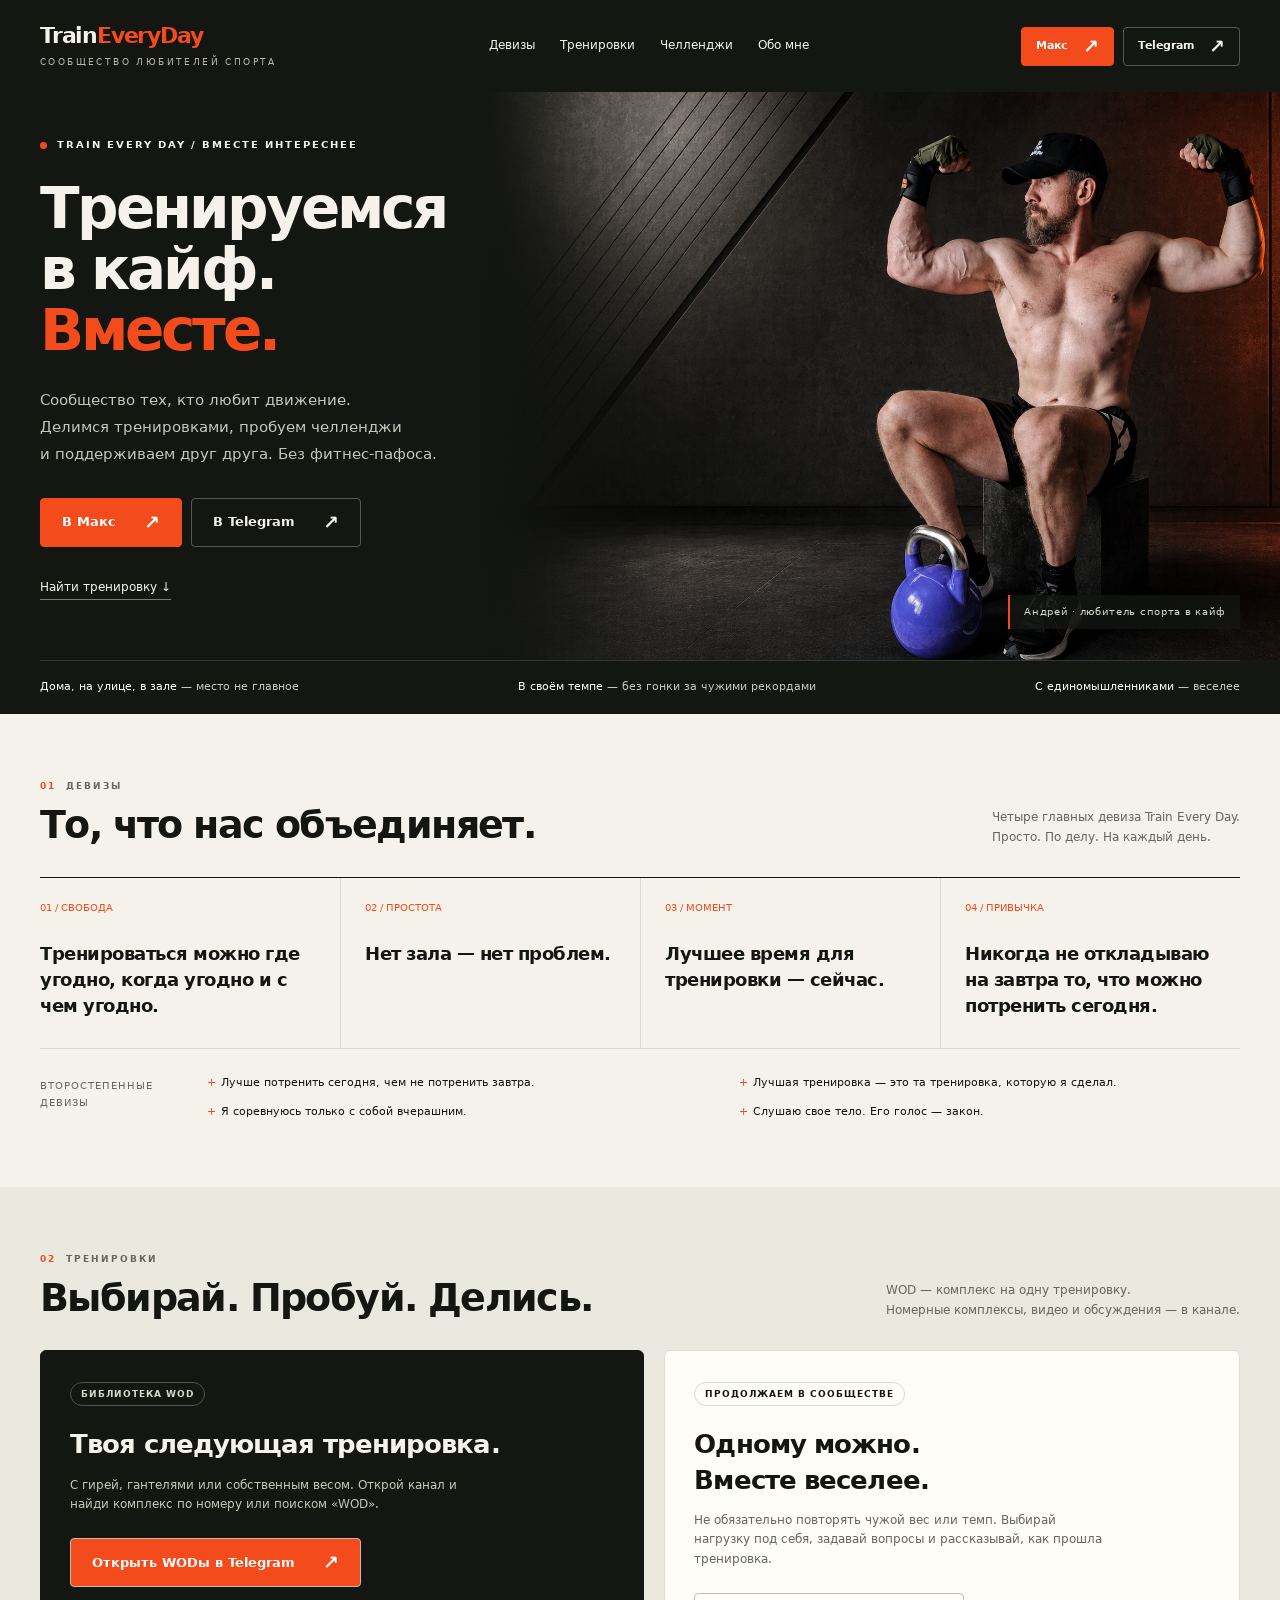
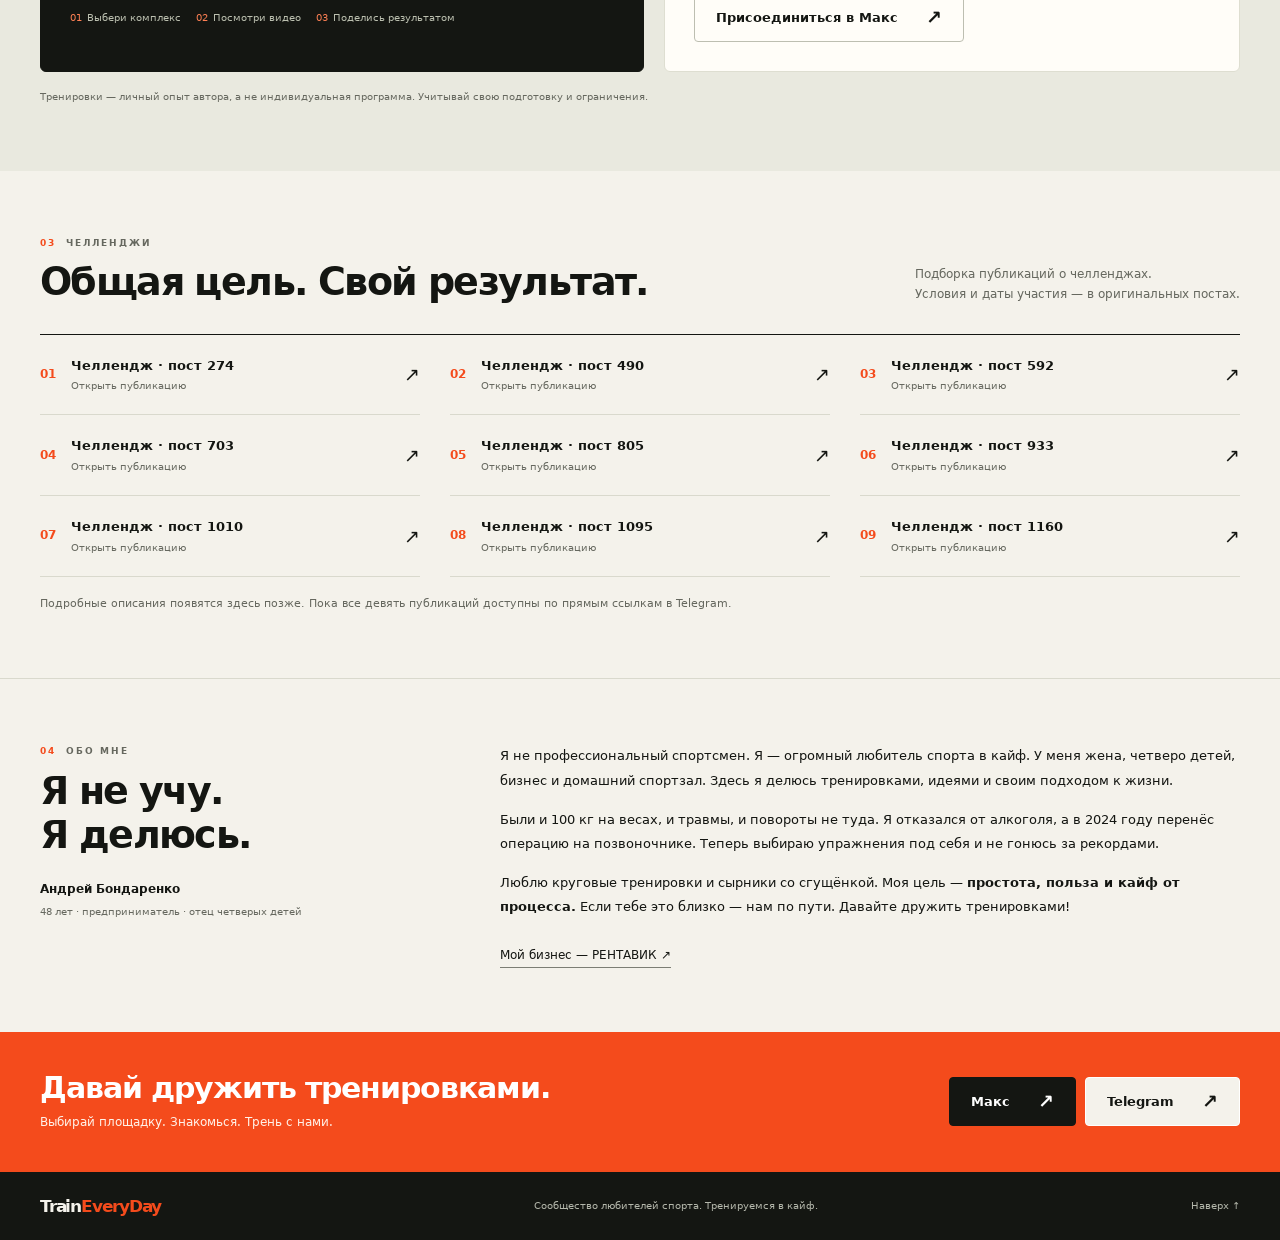
<file: index.html>
<!doctype html>
<html lang="ru">
<head>
  <meta charset="utf-8">
  <meta name="viewport" content="width=device-width, initial-scale=1">
  <title>TrainEveryDay — тренируемся в кайф. Вместе.</title>
  <meta name="description" content="Train Every Day — сообщество любителей тренировок. Наши девизы, WODы, челленджи и история Андрея Бондаренко. Присоединяйся в Макс и Telegram.">
  <meta name="theme-color" content="#141612">
  <link rel="canonical" href="https://traineveryday.ru/">
  <link rel="icon" href="/favicon.svg" type="image/svg+xml">
  <meta property="og:title" content="Train Every Day — тренируемся в кайф. Вместе.">
  <meta property="og:description" content="Тренировки, челленджи и люди, с которыми хочется продолжать.">
  <meta property="og:image" content="https://traineveryday.ru/hero-athlete.png">
  <meta property="og:type" content="website">
  <meta property="og:url" content="https://traineveryday.ru/">
  <style>
    @font-face{font-family:TED;src:url('/fonts/DejaVuSans.ttf') format('truetype');font-display:swap;font-weight:400}
    @font-face{font-family:TED;src:url('/fonts/DejaVuSans-Bold.ttf') format('truetype');font-display:swap;font-weight:700}
    :root{--ink:#141612;--paper:#f4f2eb;--muted:#66685f;--orange:#f44b1c;--line:#d9d9cd;--white:#fffdf8}
    *{box-sizing:border-box}html{scroll-behavior:smooth;scroll-padding-top:24px}body{margin:0;background:var(--paper);color:var(--ink);font:15px/1.65 TED,Arial,sans-serif}a{color:inherit;text-decoration:none}button,a{-webkit-tap-highlight-color:transparent}a:focus-visible,summary:focus-visible{outline:3px solid var(--orange);outline-offset:5px}::selection{background:#ffb39a;color:var(--ink)}
    .wrap{width:min(1200px,calc(100% - 64px));margin:auto}.skip{position:absolute;left:16px;top:-100px;z-index:20;padding:12px;background:white}.skip:focus{top:10px}
    header{background:var(--ink);color:var(--paper)}.header-row{min-height:92px;display:flex;align-items:center;justify-content:space-between;gap:24px}.brand{font-size:22px;font-weight:700;letter-spacing:-1.2px;line-height:1.1;white-space:nowrap}.brand span{color:var(--orange)}.brand small{display:block;font-size:9px;letter-spacing:2.4px;font-weight:400;margin-top:9px;text-transform:uppercase;color:#b7b9af}nav{display:flex;gap:25px;font-size:12px}nav a:hover{color:#ff976f}.socials{display:flex;gap:9px;flex-wrap:wrap}.btn{display:inline-flex;align-items:center;justify-content:space-between;gap:28px;min-height:49px;padding:12px 21px;border:1px solid #56584f;font-size:13px;font-weight:700;border-radius:4px;transition:background .18s,transform .18s}.btn:hover{transform:translateY(-2px);background:#30332c}.btn.primary{background:var(--orange);border-color:var(--orange);color:#fff}.btn.primary:hover{background:#d9360b}.header-row .btn{min-height:39px;padding:8px 14px;font-size:11px;gap:15px}.arrow{font-size:19px;line-height:1}
    .hero{background:var(--ink);color:var(--paper);position:relative;overflow:hidden}.hero-grid{display:grid;grid-template-columns:1.05fr 1fr;min-height:568px;align-items:center;position:relative}.hero-copy{position:relative;z-index:2;padding:45px 0 62px}.eyebrow{font-size:10px;font-weight:700;letter-spacing:2px;text-transform:uppercase;display:flex;align-items:center;gap:10px;margin:0 0 24px}.dot{height:7px;width:7px;background:var(--orange);border-radius:50%;display:inline-block}.hero h1{font-size:clamp(38px,4.5vw,66px);line-height:1.06;letter-spacing:-3px;margin:0 0 26px;max-width:640px}.hero h1 em{font-style:normal;color:var(--orange)}.hero-intro{color:#c5c7bd;max-width:435px;font-size:15px;line-height:1.8;margin:0 0 30px}.hero .socials{margin-bottom:27px}.text-link{font-size:12px;border-bottom:1px solid #7c7e74;padding-bottom:5px}.text-link:hover{border-color:var(--orange);color:var(--orange)}.hero-visual{height:100%;min-height:568px;position:relative}.hero-visual img{position:absolute;width:145%;height:100%;left:-30%;object-fit:cover;object-position:75% center}.hero-visual:after{content:"";position:absolute;inset:0 0 0 -30%;background:linear-gradient(90deg,var(--ink),transparent 27%)}.photo-caption{position:absolute;z-index:2;bottom:31px;right:0;font-size:10px;letter-spacing:.7px;color:#dadbd1;background:#141612c9;padding:9px 14px;border-left:2px solid var(--orange)}.hero-strip{border-top:1px solid #36382f;padding:17px 0;color:#c5c7bd;font-size:11px;display:flex;justify-content:space-between;gap:12px;position:relative}.hero-strip b{font-weight:400;color:#fff}
    section.block{padding:65px 0}.section-head{display:flex;justify-content:space-between;align-items:end;gap:35px;margin-bottom:29px}.section-label{color:var(--muted);text-transform:uppercase;letter-spacing:2px;font-size:9px;font-weight:700;margin:0 0 10px}.section-label span{color:var(--orange);margin-right:10px}h2{font-size:clamp(29px,3vw,41px);line-height:1.15;letter-spacing:-1.6px;margin:0}h3{line-height:1.35}.section-note{max-width:370px;color:var(--muted);font-size:12px;margin:0}.mottos{display:grid;grid-template-columns:repeat(4,1fr);border-top:1px solid var(--ink);border-bottom:1px solid var(--line)}.motto{padding:22px 24px 29px 0}.motto+.motto{border-left:1px solid var(--line);padding-left:24px}.motto-num{font-size:10px;color:var(--orange);margin-bottom:25px;display:block}.motto p{font-size:18px;line-height:1.45;font-weight:700;margin:0;letter-spacing:-.5px}.secondary{display:grid;grid-template-columns:145px 1fr;gap:22px;align-items:start;margin-top:25px}.secondary-title{font-size:10px;letter-spacing:1px;text-transform:uppercase;color:var(--muted);margin:4px 0}.secondary ul{display:grid;grid-template-columns:1fr 1fr;gap:11px 30px;margin:0;padding:0;list-style:none}.secondary li{font-size:11px;position:relative;padding-left:14px}.secondary li:before{content:"+";position:absolute;left:0;color:var(--orange)}
    .workouts{background:#e9e9df}.workout-grid{display:grid;grid-template-columns:1.05fr 1fr;gap:20px}.workout-card{background:var(--white);padding:29px;border:1px solid #deded1;border-radius:6px;position:relative}.workout-card.dark{background:var(--ink);color:var(--paper);border-color:var(--ink)}.tag{display:inline-block;font-size:9px;font-weight:700;letter-spacing:1px;text-transform:uppercase;border:1px solid #d9d9cd;border-radius:20px;padding:4px 10px;margin-bottom:21px}.dark .tag{border-color:#515449;color:#d6d9ca}.workout-card h3{font-size:26px;letter-spacing:-.9px;margin:0 0 13px}.workout-card p{font-size:12px;color:var(--muted);max-width:410px;margin:0 0 23px}.workout-card.dark p{color:#c3c6b8}.workout-card .btn{border-color:#bdbeb1}.workout-card:not(.dark) .btn:hover{background:#eceee2}.step-list{list-style:none;padding:0;margin:23px 0 0;display:flex;gap:15px;color:#bcc0b0;font-size:10px;flex-wrap:wrap}.step-list span{color:#ff8054;margin-right:5px}.inline-note{font-size:10px;color:var(--muted);margin:17px 0 0}
    .challenge-list{display:grid;grid-template-columns:repeat(3,1fr);gap:0 30px;border-top:1px solid var(--ink)}.challenge{display:flex;align-items:center;gap:15px;border-bottom:1px solid var(--line);padding:20px 0;transition:color .15s}.challenge:hover{color:#c83810}.challenge-number{font-size:12px;color:var(--orange);font-weight:700}.challenge strong{font-size:13px;display:block}.challenge small{font-size:10px;color:var(--muted);display:block;margin-top:2px}.challenge .arrow{margin-left:auto}.archive-note{font-size:11px;color:var(--muted);margin:18px 0 0}
    .about{border-top:1px solid var(--line)}.about-grid{display:grid;grid-template-columns:.8fr 1.5fr;gap:65px}.about-title .signature{font-size:12px;font-weight:700;margin:22px 0 5px}.about-title .role{font-size:10px;color:var(--muted);margin:0}.about-copy p{font-size:13px;line-height:1.85;margin:0 0 15px}.about-copy p:last-of-type{margin-bottom:23px}.about-copy strong{font-weight:700}.join{background:var(--orange);padding:39px 0;color:#fff}.join-row{display:flex;justify-content:space-between;align-items:center;gap:30px}.join h2{font-size:30px;letter-spacing:-1px}.join p{font-size:12px;margin:8px 0 0;color:#fff2e9}.join .btn{border-color:#fff;color:var(--ink);background:var(--paper)}.join .btn:hover{background:#fff}.join .btn.dark-btn{background:var(--ink);border-color:var(--ink);color:#fff}.join .socials{flex-shrink:0}footer{background:var(--ink);color:#b4b7ab;padding:25px 0}.footer-row{display:flex;justify-content:space-between;gap:18px;align-items:center;font-size:10px}footer .brand{font-size:17px;color:var(--paper)}footer p{margin:0}.top-link{white-space:nowrap}
    @media(min-width:1500px){.hero h1{font-size:66px}}
    @media(max-width:1050px){.header-row{flex-wrap:wrap;padding:22px 0;gap:20px}.header-row nav{order:3;width:100%;justify-content:space-between;border-top:1px solid #36382f;padding-top:15px}.hero-grid{min-height:490px}.hero-visual{min-height:490px}.hero h1{letter-spacing:-2px;font-size:49px}.motto p{font-size:16px}.about-grid{gap:35px}.hero-strip{font-size:10px}}
    @media(max-width:700px){.wrap{width:calc(100% - 36px)}.header-row{min-height:auto;padding:18px 0 15px;gap:18px}.brand{font-size:20px}.brand small{font-size:8px;letter-spacing:1.7px}.header-row .btn{font-size:10px;padding:8px 10px;gap:9px;min-height:37px}.header-row .socials{gap:6px}.header-row nav{gap:9px;font-size:10px;padding-top:13px}.hero-grid{display:flex;flex-direction:column;min-height:0}.hero-copy{width:100%;padding:33px 0 12px}.eyebrow{font-size:9px;margin-bottom:18px;letter-spacing:1.5px}.hero h1{font-size:44px;letter-spacing:-2.3px;line-height:1.07;margin-bottom:20px}.hero-intro{font-size:12px;max-width:390px;margin-bottom:22px}.hero .socials{margin-bottom:18px}.hero .btn{min-height:48px}.hero-visual{width:calc(100% + 36px);height:320px;min-height:320px;margin-top:12px;overflow:hidden}.hero-visual img{left:0;width:100%;object-position:83% 36%;height:100%;object-fit:cover}.hero-visual:after{inset:0;background:linear-gradient(180deg,var(--ink),transparent 17%,transparent 85%,var(--ink))}.photo-caption{bottom:12px;right:18px;font-size:9px;padding:6px 10px}.hero-strip{padding:14px 0;flex-wrap:wrap;gap:5px 15px;font-size:9px}.hero-strip span:last-child{display:none}section.block{padding:42px 0}.section-head{display:block;margin-bottom:23px}h2{font-size:31px;letter-spacing:-1.2px}.section-note{margin-top:13px;font-size:11px;max-width:100%}.mottos{grid-template-columns:1fr 1fr}.motto{padding:18px 16px 23px 0}.motto+.motto{padding-left:16px}.motto:nth-child(3){border-left:0;padding-left:0}.motto:nth-child(n+3){border-top:1px solid var(--line)}.motto-num{margin-bottom:13px;font-size:9px}.motto p{font-size:14px;letter-spacing:-.2px}.secondary{display:block;margin-top:20px}.secondary-title{margin-bottom:13px}.secondary ul{grid-template-columns:1fr;gap:9px}.secondary li{font-size:11px}.workout-grid{grid-template-columns:1fr}.workout-card{padding:23px}.workout-card h3{font-size:23px}.tag{margin-bottom:17px}.workout-card p{font-size:12px}.challenge-list{grid-template-columns:1fr 1fr;gap:0 19px}.challenge{gap:9px;padding:16px 0}.challenge strong{font-size:11px}.challenge small{font-size:9px}.challenge-number{font-size:10px}.challenge .arrow{font-size:16px}.archive-note{font-size:10px}.about-grid{grid-template-columns:1fr;gap:24px}.about-title h2 br{display:none}.about-title .signature{margin-top:16px}.about-copy p{font-size:12px}.join{padding:31px 0}.join-row{display:block}.join h2{font-size:27px}.join p{font-size:11px;max-width:300px}.join .socials{margin-top:21px}.footer-row{flex-wrap:wrap;font-size:9px}.footer-row p{order:3;width:100%}}
    @media(max-width:360px){.hero h1{font-size:39px}.brand{font-size:17px}.header-row .btn{padding:7px 8px}.header-row nav{font-size:9px}.hero-visual{height:290px;min-height:290px}}
    @media(prefers-reduced-motion:reduce){html{scroll-behavior:auto}.btn{transition:none}.btn:hover{transform:none}}
  </style>
</head>
<body>
  <a class="skip" href="#main">К содержимому</a>
  <header id="top">
    <div class="wrap header-row">
      <a class="brand" href="#top" aria-label="Train Every Day — на главную">Train<span>EveryDay</span><small>Сообщество любителей спорта</small></a>
      <nav aria-label="Разделы сайта"><a href="#mottos">Девизы</a><a href="#workouts">Тренировки</a><a href="#challenges">Челленджи</a><a href="#about">Обо мне</a></nav>
      <div class="socials"><a class="btn primary" href="https://max.ru/channel_traineveryday" target="_blank" rel="noopener noreferrer">Макс <span class="arrow" aria-hidden="true">↗</span></a><a class="btn" href="https://t.me/traineveryday" target="_blank" rel="noopener noreferrer">Telegram <span class="arrow" aria-hidden="true">↗</span></a></div>
    </div>
  </header>
  <main id="main">
    <section class="hero" aria-labelledby="hero-title">
      <div class="wrap">
        <div class="hero-grid">
          <div class="hero-copy">
            <p class="eyebrow"><span class="dot" aria-hidden="true"></span>Train Every Day / Вместе интереснее</p>
            <h1 id="hero-title">Тренируемся<br>в кайф.<br><em>Вместе.</em></h1>
            <p class="hero-intro">Сообщество тех, кто любит движение.<br>Делимся тренировками, пробуем челленджи<br>и поддерживаем друг друга. Без фитнес-пафоса.</p>
            <div class="socials"><a class="btn primary" href="https://max.ru/channel_traineveryday" target="_blank" rel="noopener noreferrer">В Макс <span class="arrow" aria-hidden="true">↗</span></a><a class="btn" href="https://t.me/traineveryday" target="_blank" rel="noopener noreferrer">В Telegram <span class="arrow" aria-hidden="true">↗</span></a></div>
            <a class="text-link" href="#workouts">Найти тренировку <span aria-hidden="true">↓</span></a>
          </div>
          <div class="hero-visual"><img src="/hero-athlete.png" width="1536" height="1024" fetchpriority="high" alt="Андрей Бондаренко, автор Train Every Day, в домашнем спортзале с гирей"><span class="photo-caption">Андрей · любитель спорта в кайф</span></div>
        </div>
        <div class="hero-strip"><span><b>Дома, на улице, в зале</b> — место не главное</span><span><b>В своём темпе</b> — без гонки за чужими рекордами</span><span><b>С единомышленниками</b> — веселее</span></div>
      </div>
    </section>
    <section class="block" id="mottos" aria-labelledby="mottos-title">
      <div class="wrap">
        <div class="section-head"><div><p class="section-label"><span>01</span>Девизы</p><h2 id="mottos-title">То, что нас объединяет.</h2></div><p class="section-note">Четыре главных девиза Train Every Day.<br>Просто. По делу. На каждый день.</p></div>
        <div class="mottos">
          <article class="motto"><span class="motto-num">01 / СВОБОДА</span><p>Тренироваться можно где угодно, когда угодно и с чем угодно.</p></article>
          <article class="motto"><span class="motto-num">02 / ПРОСТОТА</span><p>Нет зала — нет проблем.</p></article>
          <article class="motto"><span class="motto-num">03 / МОМЕНТ</span><p>Лучшее время для тренировки — сейчас.</p></article>
          <article class="motto"><span class="motto-num">04 / ПРИВЫЧКА</span><p>Никогда не откладываю на завтра то, что можно потренить сегодня.</p></article>
        </div>
        <div class="secondary"><p class="secondary-title">Второстепенные<br>девизы</p><ul>
          <li>Лучше потренить сегодня, чем не потренить завтра.</li>
          <li>Лучшая тренировка — это та тренировка, которую я сделал.</li>
          <li>Я соревнуюсь только с собой вчерашним.</li>
          <li>Слушаю свое тело. Его голос — закон.</li>
        </ul></div>
      </div>
    </section>
    <section class="block workouts" id="workouts" aria-labelledby="workouts-title">
      <div class="wrap">
        <div class="section-head"><div><p class="section-label"><span>02</span>Тренировки</p><h2 id="workouts-title">Выбирай. Пробуй. Делись.</h2></div><p class="section-note">WOD — комплекс на одну тренировку.<br>Номерные комплексы, видео и обсуждения — в канале.</p></div>
        <div class="workout-grid">
          <article class="workout-card dark"><span class="tag">Библиотека WOD</span><h3>Твоя следующая тренировка.</h3><p>С гирей, гантелями или собственным весом. Открой канал и найди комплекс по номеру или поиском «WOD».</p><a class="btn primary" href="https://t.me/traineveryday" target="_blank" rel="noopener noreferrer">Открыть WODы в Telegram <span class="arrow" aria-hidden="true">↗</span></a><ol class="step-list"><li><span>01</span>Выбери комплекс</li><li><span>02</span>Посмотри видео</li><li><span>03</span>Поделись результатом</li></ol></article>
          <article class="workout-card"><span class="tag">Продолжаем в сообществе</span><h3>Одному можно.<br>Вместе веселее.</h3><p>Не обязательно повторять чужой вес или темп. Выбирай нагрузку под себя, задавай вопросы и рассказывай, как прошла тренировка.</p><a class="btn" href="https://max.ru/channel_traineveryday" target="_blank" rel="noopener noreferrer">Присоединиться в Макс <span class="arrow" aria-hidden="true">↗</span></a></article>
        </div>
        <p class="inline-note">Тренировки — личный опыт автора, а не индивидуальная программа. Учитывай свою подготовку и ограничения.</p>
      </div>
    </section>
    <section class="block" id="challenges" aria-labelledby="challenges-title">
      <div class="wrap">
        <div class="section-head"><div><p class="section-label"><span>03</span>Челленджи</p><h2 id="challenges-title">Общая цель. Свой результат.</h2></div><p class="section-note">Подборка публикаций о челленджах.<br>Условия и даты участия — в оригинальных постах.</p></div>
        <div class="challenge-list">
          <a class="challenge" href="https://t.me/traineveryday/274" target="_blank" rel="noopener noreferrer"><span class="challenge-number">01</span><span><strong>Челлендж · пост 274</strong><small>Открыть публикацию</small></span><span class="arrow" aria-hidden="true">↗</span></a>
          <a class="challenge" href="https://t.me/traineveryday/490" target="_blank" rel="noopener noreferrer"><span class="challenge-number">02</span><span><strong>Челлендж · пост 490</strong><small>Открыть публикацию</small></span><span class="arrow" aria-hidden="true">↗</span></a>
          <a class="challenge" href="https://t.me/traineveryday/592" target="_blank" rel="noopener noreferrer"><span class="challenge-number">03</span><span><strong>Челлендж · пост 592</strong><small>Открыть публикацию</small></span><span class="arrow" aria-hidden="true">↗</span></a>
          <a class="challenge" href="https://t.me/traineveryday/703" target="_blank" rel="noopener noreferrer"><span class="challenge-number">04</span><span><strong>Челлендж · пост 703</strong><small>Открыть публикацию</small></span><span class="arrow" aria-hidden="true">↗</span></a>
          <a class="challenge" href="https://t.me/traineveryday/805" target="_blank" rel="noopener noreferrer"><span class="challenge-number">05</span><span><strong>Челлендж · пост 805</strong><small>Открыть публикацию</small></span><span class="arrow" aria-hidden="true">↗</span></a>
          <a class="challenge" href="https://t.me/traineveryday/933" target="_blank" rel="noopener noreferrer"><span class="challenge-number">06</span><span><strong>Челлендж · пост 933</strong><small>Открыть публикацию</small></span><span class="arrow" aria-hidden="true">↗</span></a>
          <a class="challenge" href="https://t.me/traineveryday/1010" target="_blank" rel="noopener noreferrer"><span class="challenge-number">07</span><span><strong>Челлендж · пост 1010</strong><small>Открыть публикацию</small></span><span class="arrow" aria-hidden="true">↗</span></a>
          <a class="challenge" href="https://t.me/traineveryday/1095" target="_blank" rel="noopener noreferrer"><span class="challenge-number">08</span><span><strong>Челлендж · пост 1095</strong><small>Открыть публикацию</small></span><span class="arrow" aria-hidden="true">↗</span></a>
          <a class="challenge" href="https://t.me/traineveryday/1160" target="_blank" rel="noopener noreferrer"><span class="challenge-number">09</span><span><strong>Челлендж · пост 1160</strong><small>Открыть публикацию</small></span><span class="arrow" aria-hidden="true">↗</span></a>
        </div>
        <p class="archive-note">Подробные описания появятся здесь позже. Пока все девять публикаций доступны по прямым ссылкам в Telegram.</p>
      </div>
    </section>
    <section class="block about" id="about" aria-labelledby="about-title">
      <div class="wrap about-grid">
        <div class="about-title"><p class="section-label"><span>04</span>Обо мне</p><h2 id="about-title">Я не учу.<br> Я делюсь.</h2><p class="signature">Андрей Бондаренко</p><p class="role">48 лет · предприниматель · отец четверых детей</p></div>
        <div class="about-copy">
          <p>Я не профессиональный спортсмен. Я — огромный любитель спорта в кайф. У меня жена, четверо детей, бизнес и домашний спортзал. Здесь я делюсь тренировками, идеями и своим подходом к жизни.</p>
          <p>Были и 100 кг на весах, и травмы, и повороты не туда. Я отказался от алкоголя, а в 2024 году перенёс операцию на позвоночнике. Теперь выбираю упражнения под себя и не гонюсь за рекордами.</p>
          <p>Люблю круговые тренировки и сырники со сгущёнкой. Моя цель — <strong>простота, польза и кайф от процесса.</strong> Если тебе это близко — нам по пути. Давайте дружить тренировками!</p>
          <a class="text-link" href="https://rentavik.ru" target="_blank" rel="noopener noreferrer">Мой бизнес — РЕНТАВИК <span aria-hidden="true">↗</span></a>
        </div>
      </div>
    </section>
    <section class="join" aria-labelledby="join-title"><div class="wrap join-row"><div><h2 id="join-title">Давай дружить тренировками.</h2><p>Выбирай площадку. Знакомься. Трень с нами.</p></div><div class="socials"><a class="btn dark-btn" href="https://max.ru/channel_traineveryday" target="_blank" rel="noopener noreferrer">Макс <span class="arrow" aria-hidden="true">↗</span></a><a class="btn" href="https://t.me/traineveryday" target="_blank" rel="noopener noreferrer">Telegram <span class="arrow" aria-hidden="true">↗</span></a></div></div></section>
  </main>
  <footer><div class="wrap footer-row"><a class="brand" href="#top">Train<span>EveryDay</span></a><p>Сообщество любителей спорта. Тренируемся в кайф.</p><a class="top-link" href="#top">Наверх ↑</a></div></footer>
</body>
</html>
</file>
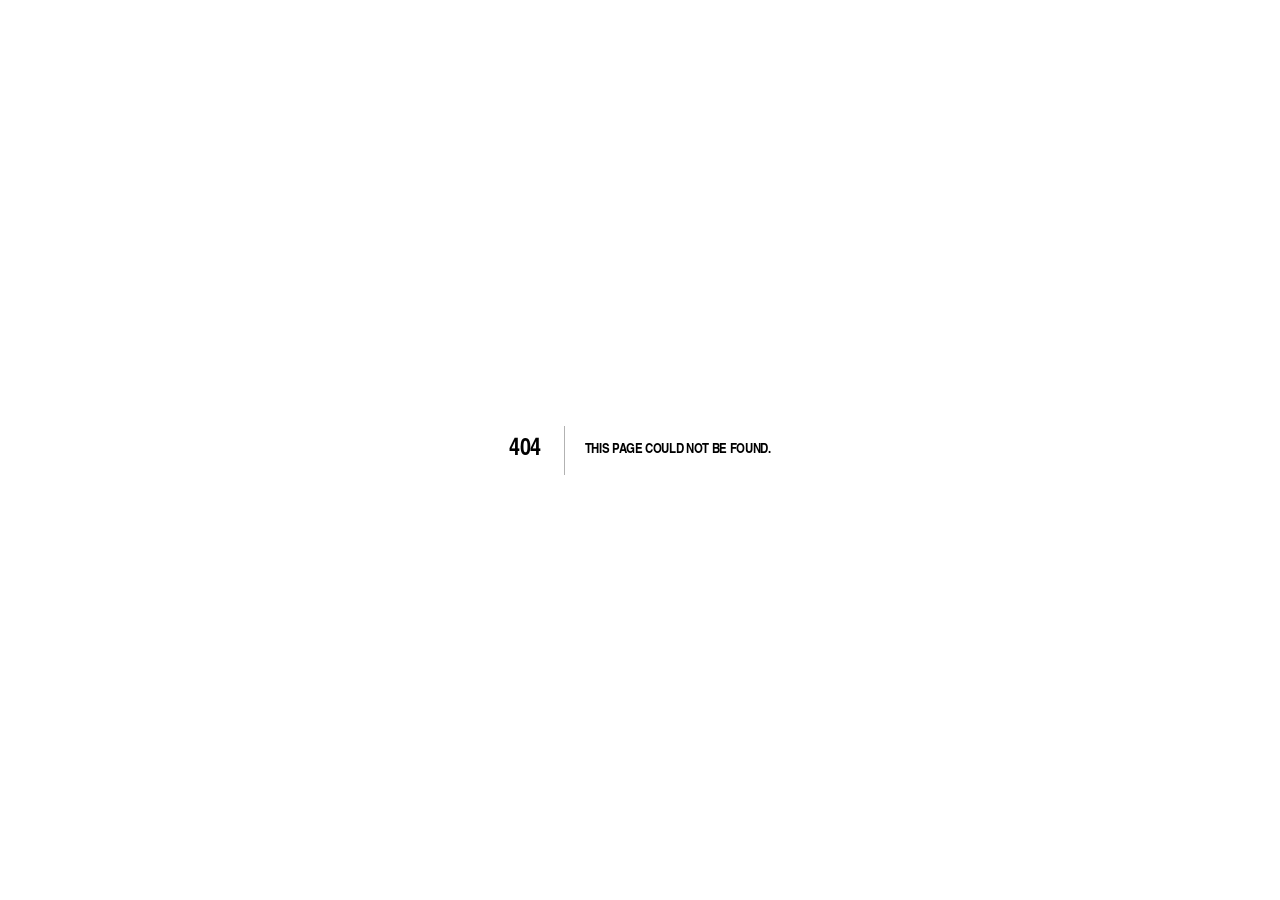
<file: 404/index.html>
<!DOCTYPE html><html lang="ru"><head><meta charSet="utf-8"/><meta name="viewport" content="width=device-width, initial-scale=1"/><link rel="stylesheet" href="/_next/static/chunks/0pzbhfba9wbbh.css" data-precedence="next"/><link rel="preload" as="script" fetchPriority="low" href="/_next/static/chunks/15xrurgzs99gv.js"/><script src="/_next/static/chunks/0t2z5hkh7v~~b.js" async=""></script><script src="/_next/static/chunks/07lhk_q6pmm3r.js" async=""></script><script src="/_next/static/chunks/turbopack-08lz5pl99x_po.js" async=""></script><script src="/_next/static/chunks/0dbhjjzl8qfwv.js" async=""></script><meta name="robots" content="noindex"/><title>404: This page could not be found.</title><title>TrainEveryDay — тренировки 44+ без заморочек</title><meta name="description" content="Короткие честные тренировки 44+ по 20–30 минут для обычных людей. Андрей Бондаренко, 48 лет."/><link rel="shortcut icon" href="/favicon.svg"/><link rel="icon" href="/favicon.svg"/><script src="/_next/static/chunks/03~yq9q893hmn.js" noModule=""></script></head><body><div hidden=""><!--$--><!--/$--></div><div style="font-family:system-ui,&quot;Segoe UI&quot;,Roboto,Helvetica,Arial,sans-serif,&quot;Apple Color Emoji&quot;,&quot;Segoe UI Emoji&quot;;height:100vh;text-align:center;display:flex;flex-direction:column;align-items:center;justify-content:center"><div><style>body{color:#000;background:#fff;margin:0}.next-error-h1{border-right:1px solid rgba(0,0,0,.3)}@media (prefers-color-scheme:dark){body{color:#fff;background:#000}.next-error-h1{border-right:1px solid rgba(255,255,255,.3)}}</style><h1 class="next-error-h1" style="display:inline-block;margin:0 20px 0 0;padding:0 23px 0 0;font-size:24px;font-weight:500;vertical-align:top;line-height:49px">404</h1><div style="display:inline-block"><h2 style="font-size:14px;font-weight:400;line-height:49px;margin:0">This page could not be found.</h2></div></div></div><!--$--><!--/$--><script src="/_next/static/chunks/15xrurgzs99gv.js" id="_R_" async=""></script><script>(self.__next_f=self.__next_f||[]).push([0])</script><script>self.__next_f.push([1,"1:\"$Sreact.fragment\"\n2:I[39756,[\"/_next/static/chunks/0dbhjjzl8qfwv.js\"],\"default\"]\n3:I[37457,[\"/_next/static/chunks/0dbhjjzl8qfwv.js\"],\"default\"]\n4:I[97367,[\"/_next/static/chunks/0dbhjjzl8qfwv.js\"],\"OutletBoundary\"]\n5:\"$Sreact.suspense\"\n8:I[97367,[\"/_next/static/chunks/0dbhjjzl8qfwv.js\"],\"ViewportBoundary\"]\na:I[97367,[\"/_next/static/chunks/0dbhjjzl8qfwv.js\"],\"MetadataBoundary\"]\nc:I[68027,[\"/_next/static/chunks/0dbhjjzl8qfwv.js\"],\"default\",1]\n:HL[\"/_next/static/chunks/0pzbhfba9wbbh.css\",\"style\"]\n"])</script><script>self.__next_f.push([1,"0:{\"P\":null,\"c\":[\"\",\"_not-found\",\"\"],\"q\":\"\",\"i\":false,\"f\":[[[\"\",{\"children\":[\"/_not-found\",{\"children\":[\"__PAGE__\",{}]}]},\"$undefined\",\"$undefined\",16],[[\"$\",\"$1\",\"c\",{\"children\":[[[\"$\",\"link\",\"0\",{\"rel\":\"stylesheet\",\"href\":\"/_next/static/chunks/0pzbhfba9wbbh.css\",\"precedence\":\"next\",\"crossOrigin\":\"$undefined\",\"nonce\":\"$undefined\"}],[\"$\",\"script\",\"script-0\",{\"src\":\"/_next/static/chunks/0dbhjjzl8qfwv.js\",\"async\":true,\"nonce\":\"$undefined\"}]],[\"$\",\"html\",null,{\"lang\":\"ru\",\"children\":[\"$\",\"body\",null,{\"children\":[\"$\",\"$L2\",null,{\"parallelRouterKey\":\"children\",\"error\":\"$undefined\",\"errorStyles\":\"$undefined\",\"errorScripts\":\"$undefined\",\"template\":[\"$\",\"$L3\",null,{}],\"templateStyles\":\"$undefined\",\"templateScripts\":\"$undefined\",\"notFound\":[[[\"$\",\"title\",null,{\"children\":\"404: This page could not be found.\"}],[\"$\",\"div\",null,{\"style\":{\"fontFamily\":\"system-ui,\\\"Segoe UI\\\",Roboto,Helvetica,Arial,sans-serif,\\\"Apple Color Emoji\\\",\\\"Segoe UI Emoji\\\"\",\"height\":\"100vh\",\"textAlign\":\"center\",\"display\":\"flex\",\"flexDirection\":\"column\",\"alignItems\":\"center\",\"justifyContent\":\"center\"},\"children\":[\"$\",\"div\",null,{\"children\":[[\"$\",\"style\",null,{\"dangerouslySetInnerHTML\":{\"__html\":\"body{color:#000;background:#fff;margin:0}.next-error-h1{border-right:1px solid rgba(0,0,0,.3)}@media (prefers-color-scheme:dark){body{color:#fff;background:#000}.next-error-h1{border-right:1px solid rgba(255,255,255,.3)}}\"}}],[\"$\",\"h1\",null,{\"className\":\"next-error-h1\",\"style\":{\"display\":\"inline-block\",\"margin\":\"0 20px 0 0\",\"padding\":\"0 23px 0 0\",\"fontSize\":24,\"fontWeight\":500,\"verticalAlign\":\"top\",\"lineHeight\":\"49px\"},\"children\":404}],[\"$\",\"div\",null,{\"style\":{\"display\":\"inline-block\"},\"children\":[\"$\",\"h2\",null,{\"style\":{\"fontSize\":14,\"fontWeight\":400,\"lineHeight\":\"49px\",\"margin\":0},\"children\":\"This page could not be found.\"}]}]]}]}]],[]],\"forbidden\":\"$undefined\",\"unauthorized\":\"$undefined\"}]}]}]]}],{\"children\":[[\"$\",\"$1\",\"c\",{\"children\":[null,[\"$\",\"$L2\",null,{\"parallelRouterKey\":\"children\",\"error\":\"$undefined\",\"errorStyles\":\"$undefined\",\"errorScripts\":\"$undefined\",\"template\":[\"$\",\"$L3\",null,{}],\"templateStyles\":\"$undefined\",\"templateScripts\":\"$undefined\",\"notFound\":\"$undefined\",\"forbidden\":\"$undefined\",\"unauthorized\":\"$undefined\"}]]}],{\"children\":[[\"$\",\"$1\",\"c\",{\"children\":[[[\"$\",\"title\",null,{\"children\":\"404: This page could not be found.\"}],[\"$\",\"div\",null,{\"style\":\"$0:f:0:1:0:props:children:1:props:children:props:children:props:notFound:0:1:props:style\",\"children\":[\"$\",\"div\",null,{\"children\":[[\"$\",\"style\",null,{\"dangerouslySetInnerHTML\":{\"__html\":\"body{color:#000;background:#fff;margin:0}.next-error-h1{border-right:1px solid rgba(0,0,0,.3)}@media (prefers-color-scheme:dark){body{color:#fff;background:#000}.next-error-h1{border-right:1px solid rgba(255,255,255,.3)}}\"}}],[\"$\",\"h1\",null,{\"className\":\"next-error-h1\",\"style\":\"$0:f:0:1:0:props:children:1:props:children:props:children:props:notFound:0:1:props:children:props:children:1:props:style\",\"children\":404}],[\"$\",\"div\",null,{\"style\":\"$0:f:0:1:0:props:children:1:props:children:props:children:props:notFound:0:1:props:children:props:children:2:props:style\",\"children\":[\"$\",\"h2\",null,{\"style\":\"$0:f:0:1:0:props:children:1:props:children:props:children:props:notFound:0:1:props:children:props:children:2:props:children:props:style\",\"children\":\"This page could not be found.\"}]}]]}]}]],null,[\"$\",\"$L4\",null,{\"children\":[\"$\",\"$5\",null,{\"name\":\"Next.MetadataOutlet\",\"children\":\"$@6\"}]}]]}],{},null,false,null]},null,false,\"$@7\"]},null,false,null],[\"$\",\"$1\",\"h\",{\"children\":[[\"$\",\"meta\",null,{\"name\":\"robots\",\"content\":\"noindex\"}],[\"$\",\"$L8\",null,{\"children\":\"$L9\"}],[\"$\",\"div\",null,{\"hidden\":true,\"children\":[\"$\",\"$La\",null,{\"children\":[\"$\",\"$5\",null,{\"name\":\"Next.Metadata\",\"children\":\"$Lb\"}]}]}],null]}],false]],\"m\":\"$undefined\",\"G\":[\"$c\",[[\"$\",\"link\",\"0\",{\"rel\":\"stylesheet\",\"href\":\"/_next/static/chunks/0pzbhfba9wbbh.css\",\"precedence\":\"next\",\"crossOrigin\":\"$undefined\",\"nonce\":\"$undefined\"}]]],\"S\":true,\"h\":null,\"s\":\"$undefined\",\"l\":\"$undefined\",\"p\":\"$undefined\",\"d\":\"$undefined\",\"b\":\"SP0fgVQUnoa41HrWqqI0U\"}\n"])</script><script>self.__next_f.push([1,"d:[]\n7:\"$Wd\"\n"])</script><script>self.__next_f.push([1,"9:[[\"$\",\"meta\",\"0\",{\"charSet\":\"utf-8\"}],[\"$\",\"meta\",\"1\",{\"name\":\"viewport\",\"content\":\"width=device-width, initial-scale=1\"}]]\n"])</script><script>self.__next_f.push([1,"e:I[27201,[\"/_next/static/chunks/0dbhjjzl8qfwv.js\"],\"IconMark\"]\n6:null\nb:[[\"$\",\"title\",\"0\",{\"children\":\"TrainEveryDay — тренировки 44+ без заморочек\"}],[\"$\",\"meta\",\"1\",{\"name\":\"description\",\"content\":\"Короткие честные тренировки 44+ по 20–30 минут для обычных людей. Андрей Бондаренко, 48 лет.\"}],[\"$\",\"link\",\"2\",{\"rel\":\"shortcut icon\",\"href\":\"/favicon.svg\"}],[\"$\",\"link\",\"3\",{\"rel\":\"icon\",\"href\":\"/favicon.svg\"}],[\"$\",\"$Le\",\"4\",{}]]\n"])</script></body></html>
</file>
<file: _next/static/chunks/0pzbhfba9wbbh.css>
@layer theme{:root,:host{--font-sans:ui-sans-serif, system-ui, sans-serif, "Apple Color Emoji", "Segoe UI Emoji", "Segoe UI Symbol", "Noto Color Emoji";--font-mono:ui-monospace, SFMono-Regular, Menlo, Monaco, Consolas, "Liberation Mono", "Courier New", monospace;--spacing:.25rem;--default-font-family:var(--font-sans);--default-mono-font-family:var(--font-mono)}}@layer base{*,:after,:before,::backdrop{box-sizing:border-box;border:0 solid;margin:0;padding:0}::file-selector-button{box-sizing:border-box;border:0 solid;margin:0;padding:0}html,:host{-webkit-text-size-adjust:100%;tab-size:4;line-height:1.5;font-family:var(--default-font-family,ui-sans-serif, system-ui, sans-serif, "Apple Color Emoji", "Segoe UI Emoji", "Segoe UI Symbol", "Noto Color Emoji");font-feature-settings:var(--default-font-feature-settings,normal);font-variation-settings:var(--default-font-variation-settings,normal);-webkit-tap-highlight-color:transparent}hr{height:0;color:inherit;border-top-width:1px}abbr:where([title]){-webkit-text-decoration:underline dotted;text-decoration:underline dotted}h1,h2,h3,h4,h5,h6{font-size:inherit;font-weight:inherit}a{color:inherit;-webkit-text-decoration:inherit;-webkit-text-decoration:inherit;-webkit-text-decoration:inherit;-webkit-text-decoration:inherit;text-decoration:inherit}b,strong{font-weight:bolder}code,kbd,samp,pre{font-family:var(--default-mono-font-family,ui-monospace, SFMono-Regular, Menlo, Monaco, Consolas, "Liberation Mono", "Courier New", monospace);font-feature-settings:var(--default-mono-font-feature-settings,normal);font-variation-settings:var(--default-mono-font-variation-settings,normal);font-size:1em}small{font-size:80%}sub,sup{vertical-align:baseline;font-size:75%;line-height:0;position:relative}sub{bottom:-.25em}sup{top:-.5em}table{text-indent:0;border-color:inherit;border-collapse:collapse}:-moz-focusring{outline:auto}progress{vertical-align:baseline}summary{display:list-item}ol,ul,menu{list-style:none}img,svg,video,canvas,audio,iframe,embed,object{vertical-align:middle;display:block}img,video{max-width:100%;height:auto}button,input,select,optgroup,textarea{font:inherit;font-feature-settings:inherit;font-variation-settings:inherit;letter-spacing:inherit;color:inherit;opacity:1;background-color:#0000;border-radius:0}::file-selector-button{font:inherit;font-feature-settings:inherit;font-variation-settings:inherit;letter-spacing:inherit;color:inherit;opacity:1;background-color:#0000;border-radius:0}:where(select:is([multiple],[size])) optgroup{font-weight:bolder}:where(select:is([multiple],[size])) optgroup option{padding-inline-start:20px}::file-selector-button{margin-inline-end:4px}::placeholder{opacity:1}@supports (not ((-webkit-appearance:-apple-pay-button))) or (contain-intrinsic-size:1px){::placeholder{color:currentColor}@supports (color:color-mix(in lab, red, red)){::placeholder{color:color-mix(in oklab, currentcolor 50%, transparent)}}}textarea{resize:vertical}::-webkit-search-decoration{-webkit-appearance:none}::-webkit-date-and-time-value{min-height:1lh;text-align:inherit}::-webkit-datetime-edit{display:inline-flex}::-webkit-datetime-edit-fields-wrapper{padding:0}::-webkit-datetime-edit{padding-block:0}::-webkit-datetime-edit-year-field{padding-block:0}::-webkit-datetime-edit-month-field{padding-block:0}::-webkit-datetime-edit-day-field{padding-block:0}::-webkit-datetime-edit-hour-field{padding-block:0}::-webkit-datetime-edit-minute-field{padding-block:0}::-webkit-datetime-edit-second-field{padding-block:0}::-webkit-datetime-edit-millisecond-field{padding-block:0}::-webkit-datetime-edit-meridiem-field{padding-block:0}::-webkit-calendar-picker-indicator{line-height:1}:-moz-ui-invalid{box-shadow:none}button,input:where([type=button],[type=reset],[type=submit]){appearance:button}::file-selector-button{appearance:button}::-webkit-inner-spin-button{height:auto}::-webkit-outer-spin-button{height:auto}[hidden]:where(:not([hidden=until-found])){display:none!important}}@layer components;@layer utilities{.visible{visibility:visible}.relative{position:relative}.start{inset-inline-start:var(--spacing)}.table{display:table}}@font-face{font-family:TrainEveryDay Sans;src:url(/fonts/DejaVuSans.ttf)format("truetype");font-style:normal;font-weight:400;font-display:swap}@font-face{font-family:TrainEveryDay Sans;src:url(/fonts/DejaVuSans-Bold.ttf)format("truetype");font-style:normal;font-weight:700;font-display:swap}@font-face{font-family:TrainEveryDay Display;src:url(/fonts/NimbusSansNarrow-Bold.otf)format("opentype");font-style:normal;font-weight:700;font-display:swap}:root{--black:#0b0c0e;--surface:#17191c;--paper:#f0ede5;--muted:#aaa9a6;--line:#f0ede533;--orange:#f04416}*{box-sizing:border-box}html{scroll-behavior:smooth;background:var(--black)}body{background:var(--black);color:var(--paper);margin:0;font-family:TrainEveryDay Sans,Arial,sans-serif}a{color:inherit;text-decoration:none}a:focus-visible{outline-offset:4px;outline:2px solid #ff6a3d}.hero{background:radial-gradient(circle at 85% 60%,#f0441659,#0000 31%),#090a0c;min-height:900px;position:relative;overflow:hidden}.hero:after{z-index:1;content:"";background:linear-gradient(90deg,#060708fc,#060708eb 38%,#06070847 70%,#06070814);position:absolute;inset:0}.hero-photo{z-index:0;background:url(/hero-athlete.png) 72% 48%/cover no-repeat;position:absolute;inset:0 0 0 32%}.hero-photo:after{content:"";opacity:.1;background-image:url("data:image/svg+xml,%3Csvg viewBox='0 0 160 160' xmlns='http://www.w3.org/2000/svg'%3E%3Cfilter id='n'%3E%3CfeTurbulence type='fractalNoise' baseFrequency='.85' numOctaves='3'/%3E%3C/filter%3E%3Crect width='100%25' height='100%25' filter='url(%23n)'/%3E%3C/svg%3E");position:absolute;inset:0}header{z-index:5;border-bottom:1px solid var(--line);grid-template-columns:1fr auto 1fr;align-items:center;width:min(1320px,100% - 96px);height:96px;margin:auto;display:grid;position:relative}.logo{width:fit-content;color:var(--orange);letter-spacing:-.035em;font-family:TrainEveryDay Display,Arial Narrow,sans-serif;font-size:34px;font-weight:700}.logo span{color:var(--paper)}nav{color:#f0ede5d1;gap:34px;font-size:16px;display:flex}nav a{border-bottom:2px solid #0000;padding:12px 0}nav a:hover{border-color:var(--orange)}.channel-links{flex-wrap:wrap;gap:10px;display:flex}.channel-links a{letter-spacing:.03em;text-transform:uppercase;border:1px solid #f0ede5a6;justify-content:space-between;align-items:center;min-width:142px;min-height:58px;padding:0 20px;font-size:13px;font-weight:800;transition:all .18s;display:inline-flex}.channel-links a span{margin-left:24px;font-size:18px}.channel-links a:hover{border-color:var(--orange);color:#fff;transform:translateY(-2px)}.channel-links .channel-primary{border-color:var(--orange);background:var(--orange);color:#fff;box-shadow:0 16px 40px #f0441638}.channel-links .channel-primary:hover{background:#ff5726}.channel-links.compact{flex-wrap:nowrap;justify-self:end;gap:6px}.channel-links.compact a{min-width:0;min-height:42px;padding:0 11px;font-size:10px}.channel-links.compact a span{display:none}.light-links a{border-color:#f0ede5b8}.hero-copy{z-index:4;width:min(1320px,100% - 96px);margin:auto;padding-top:56px;position:relative}.eyebrow,.kicker{color:var(--muted);letter-spacing:.1em;text-transform:uppercase;margin:0 0 25px;font-size:14px;font-weight:750}.eyebrow:before{content:"";vertical-align:middle;background:var(--orange);width:3px;height:27px;margin-right:17px;display:inline-block}h1,h2,h3{letter-spacing:-.025em;text-transform:uppercase;margin:0;font-family:TrainEveryDay Display,Arial Narrow,sans-serif;font-weight:700}h1{max-width:800px;font-size:clamp(74px,7.4vw,116px);line-height:.84}h1 em,.philosophy h2 em{color:var(--orange);font-style:normal}.intro{color:#f0ede5bf;max-width:640px;margin:28px 0 0;font-size:19px;line-height:1.5}.actions{align-items:center;gap:42px;margin-top:30px;display:flex}.button{letter-spacing:.03em;text-transform:uppercase;justify-content:center;align-items:center;min-height:60px;padding:0 28px;font-size:14px;font-weight:800;transition:all .18s;display:inline-flex}.button span{margin-left:30px;font-size:25px;transition:transform .18s}.button:hover{transform:translateY(-2px)}.button:hover span{transform:translate(5px)}.primary{background:var(--orange);color:#fff;box-shadow:0 16px 40px #f0441638}.primary:hover{background:#ff5726}.more{text-transform:uppercase;border-bottom:2px solid #f0ede5bf;padding:13px 0 9px;font-size:14px;font-weight:800}.more:hover{color:#ff5726;border-color:var(--orange)}.facts{z-index:4;border:1px solid var(--line);-webkit-backdrop-filter:blur(10px);backdrop-filter:blur(10px);background:#0b0c0ed1;border-bottom:0;grid-template-columns:repeat(3,1fr);width:min(1320px,100% - 96px);margin:auto;display:grid;position:absolute;bottom:0;left:0;right:0}.facts div{align-items:baseline;gap:14px;padding:24px 30px;display:flex}.facts div+div{border-left:1px solid var(--line)}.facts strong{color:var(--orange);font-family:TrainEveryDay Display,Arial Narrow,sans-serif;font-size:42px;font-weight:700;line-height:1}.facts span{letter-spacing:.04em;text-transform:uppercase;font-size:13px;font-weight:750}.section{padding:118px max(48px,50vw - 660px)}.kicker{color:var(--orange);align-items:center;gap:15px;font-size:12px;display:flex}.kicker:before{content:"";background:currentColor;width:32px;height:2px}.about{background:var(--paper);color:#121315}.about-grid{grid-template-columns:1.08fr .92fr;gap:88px;display:grid}.about h2,.workouts h2,.philosophy h2,.join h2{font-size:clamp(58px,6vw,94px);line-height:.92}.about h2 span{color:#0000;-webkit-text-stroke:1.5px #121315}.body-copy{max-width:580px}.body-copy p{color:#555658;margin:0 0 21px;font-size:17px;line-height:1.72}.body-copy .lead{color:#17181a;font-size:23px;font-weight:650;line-height:1.45}blockquote{border-block:1px solid #1213153d;max-width:1000px;margin:90px 0 0 auto;padding:44px 54px 44px 92px;font-size:clamp(24px,2.4vw,38px);font-weight:650;line-height:1.35;position:relative}blockquote b{color:var(--orange);font:100px/1 Georgia,serif;position:absolute;top:15px;left:18px}.bio{background:#101215}.bio-heading{border-bottom:1px solid var(--line);grid-template-columns:.72fr 1.3fr 1fr;align-items:end;gap:44px;padding-bottom:54px;display:grid}.bio-heading .kicker{align-self:start}.bio h2{font-size:clamp(62px,6.6vw,104px);line-height:.88}.bio h2 em{color:var(--orange);font-style:normal}.bio-lead{color:#f0ede5c7;margin:0;font-size:21px;font-weight:650;line-height:1.55}.bio-story{grid-template-columns:repeat(2,1fr);gap:0;margin-top:0;display:grid}.bio-story p{border-bottom:1px solid var(--line);color:#f0ede5b3;min-height:230px;margin:0;padding:38px 42px 38px 0;font-size:17px;line-height:1.7}.bio-story p:nth-child(2n){border-left:1px solid var(--line);padding-left:42px}.bio-bottom{grid-template-columns:1fr auto;align-items:center;gap:60px;padding-top:44px;display:grid}.bio-bottom p{max-width:760px;color:var(--paper);margin:0;font-size:24px;font-weight:650;line-height:1.5}.bio-bottom a{border:1px solid var(--orange);color:var(--orange);letter-spacing:.05em;text-transform:uppercase;padding:17px 20px;font-size:12px;font-weight:800}.bio-bottom a span{margin-left:18px}.bio-bottom a:hover{background:var(--orange);color:#fff}.section-head{grid-template-columns:1fr .8fr;align-items:end;gap:72px;margin-bottom:62px;display:grid}.section-head>p{max-width:520px;color:var(--muted);margin:0;font-size:17px;line-height:1.65}.cards{grid-template-columns:repeat(2,1fr);gap:18px;display:grid}.cards article{border:1px solid var(--line);background:linear-gradient(135deg,#f0441614,transparent 50%),var(--surface);min-height:400px;padding:32px;transition:all .2s}.cards article:hover{border-color:#f04416bf;transform:translateY(-5px)}.card-top{color:var(--orange);justify-content:space-between;margin-bottom:42px;font-family:TrainEveryDay Display,Arial Narrow,sans-serif;font-size:27px;font-weight:700;display:flex}.card-top span{color:var(--muted);font-family:TrainEveryDay Sans,Arial,sans-serif}.meta{letter-spacing:.08em;text-transform:uppercase;font-weight:750;color:var(--muted)!important;font-size:12px!important}.cards h3,.principles h3{font-size:clamp(35px,3.3vw,54px);line-height:1}.cards article>p{color:#f0ede5b3;max-width:520px;font-size:16px;line-height:1.55}.cards ul{flex-wrap:wrap;gap:7px;margin:20px 0 0;padding:0;list-style:none;display:flex}.cards li{border:1px solid var(--line);color:#f0ede5b8;padding:7px 9px;font-size:12px}.wide{margin-top:36px}.philosophy{background:var(--orange);color:#110e0d}.philosophy .kicker{color:#27120a}.philosophy h2{font-size:clamp(68px,8vw,122px)}.philosophy h2 em{color:var(--paper)}.principles{border-top:1px solid #110e0d59;grid-template-columns:repeat(2,1fr);margin-top:78px;display:grid}.principles article{min-height:260px;padding:30px 32px 20px 0}.principles article+article{border-left:1px solid #110e0d59;padding-left:32px}.principles article:nth-child(3){border-top:1px solid #110e0d59;border-left:0;padding-left:0}.principles article:nth-child(4){border-top:1px solid #110e0d59}.principles article>span{color:#110e0d99;margin-bottom:42px;font-size:13px;font-weight:750;display:block}.principles p{color:#110e0db8;max-width:360px;font-size:16px;line-height:1.55}.join{text-align:center;background:radial-gradient(circle at 50% 15%,#f044162e,#0000 38%),#0b0c0e;flex-direction:column;justify-content:center;align-items:center;min-height:650px;display:flex}.join .eyebrow:before{display:none}.join h2{font-size:clamp(60px,7vw,108px)}.join>p:not(.eyebrow){max-width:610px;color:var(--muted);margin:26px 0 34px;font-size:18px;line-height:1.6}.light{background:var(--paper);color:var(--black)}footer{border-top:1px solid var(--line);background:#08090a;grid-template-columns:1fr auto 1fr;align-items:center;min-height:116px;padding:30px max(48px,50vw - 660px);display:grid}footer .logo{font-size:28px}footer p{color:var(--muted);margin:0;font-size:13px}footer>.channel-links{justify-self:end}@media (max-width:980px){header{grid-template-columns:1fr auto;width:calc(100% - 48px)}nav{display:none}.hero-copy,.facts{width:calc(100% - 48px)}.hero-photo{inset-left:20%;opacity:.72}.about-grid,.section-head{grid-template-columns:1fr;gap:44px}.bio-heading{grid-template-columns:1fr}.bio-heading .kicker{margin-bottom:0}.bio-bottom{grid-template-columns:1fr}.section{padding:92px 24px}.principles{grid-template-columns:1fr}.principles article{min-height:0}.principles article+article{border-top:1px solid #110e0d59;border-left:0;padding-left:0}}@media (max-width:680px){.hero{min-height:1190px}header{width:calc(100% - 32px);height:78px}.logo{font-size:27px}header .channel-links.compact{position:absolute;top:83px;right:0}header .channel-links.compact a{min-height:35px;padding:0 8px;font-size:9px}.hero-photo{opacity:.9;background-position:62% 42%;height:430px;inset:78px -18% auto -8%}.hero:after{background:linear-gradient(#07080a14 78px,#07080a1f 330px,#07080af5 505px,#08090a 68%),linear-gradient(90deg,#07080a73,#07080a08)}.hero-copy{width:calc(100% - 32px);padding-top:425px}h1{font-size:clamp(56px,18vw,78px)}.intro{max-width:94%;font-size:15px}.intro br{display:none}.actions{flex-direction:column;align-items:stretch;gap:18px}.channel-links{grid-template-columns:1fr;width:100%;display:grid}.channel-links a{width:100%}.hero-actions .more{align-self:flex-start}.button{width:100%}.button span{margin-left:auto}.facts{width:calc(100% - 32px)}.facts div{flex-direction:column;align-items:flex-start;gap:3px;padding:14px 9px}.facts strong{font-size:29px}.facts span{font-size:8px;line-height:1.2}.section{padding:78px 16px}.about h2,.workouts h2,.philosophy h2,.join h2{font-size:clamp(47px,15vw,68px)}.body-copy .lead{font-size:20px}blockquote{margin-top:60px;padding:40px 16px 34px 53px;font-size:21px}blockquote b{font-size:78px;left:3px}.cards,.bio-story{grid-template-columns:1fr}.bio-story p{min-height:0;padding:28px 0}.bio-story p:nth-child(2n){border-left:0;padding-left:0}.bio-bottom{gap:28px}.bio-bottom p{font-size:20px}.cards article{min-height:0;padding:25px 21px}.section-head{margin-bottom:38px}.join{min-height:580px}footer{grid-template-columns:1fr;gap:22px;padding:28px 16px}footer p{display:none}footer>.channel-links{justify-self:stretch}footer>.channel-links.compact{grid-template-columns:repeat(3,1fr);display:grid}footer>.channel-links.compact a{width:auto}}@media (prefers-reduced-motion:no-preference){.hero-copy>*{animation:.52s both rise}.hero-copy>:nth-child(2){animation-delay:70ms}.hero-copy>:nth-child(3){animation-delay:.14s}.hero-copy>:nth-child(4){animation-delay:.21s}@keyframes rise{0%{opacity:0;transform:translateY(18px)}to{opacity:1;transform:none}}}
</file>
